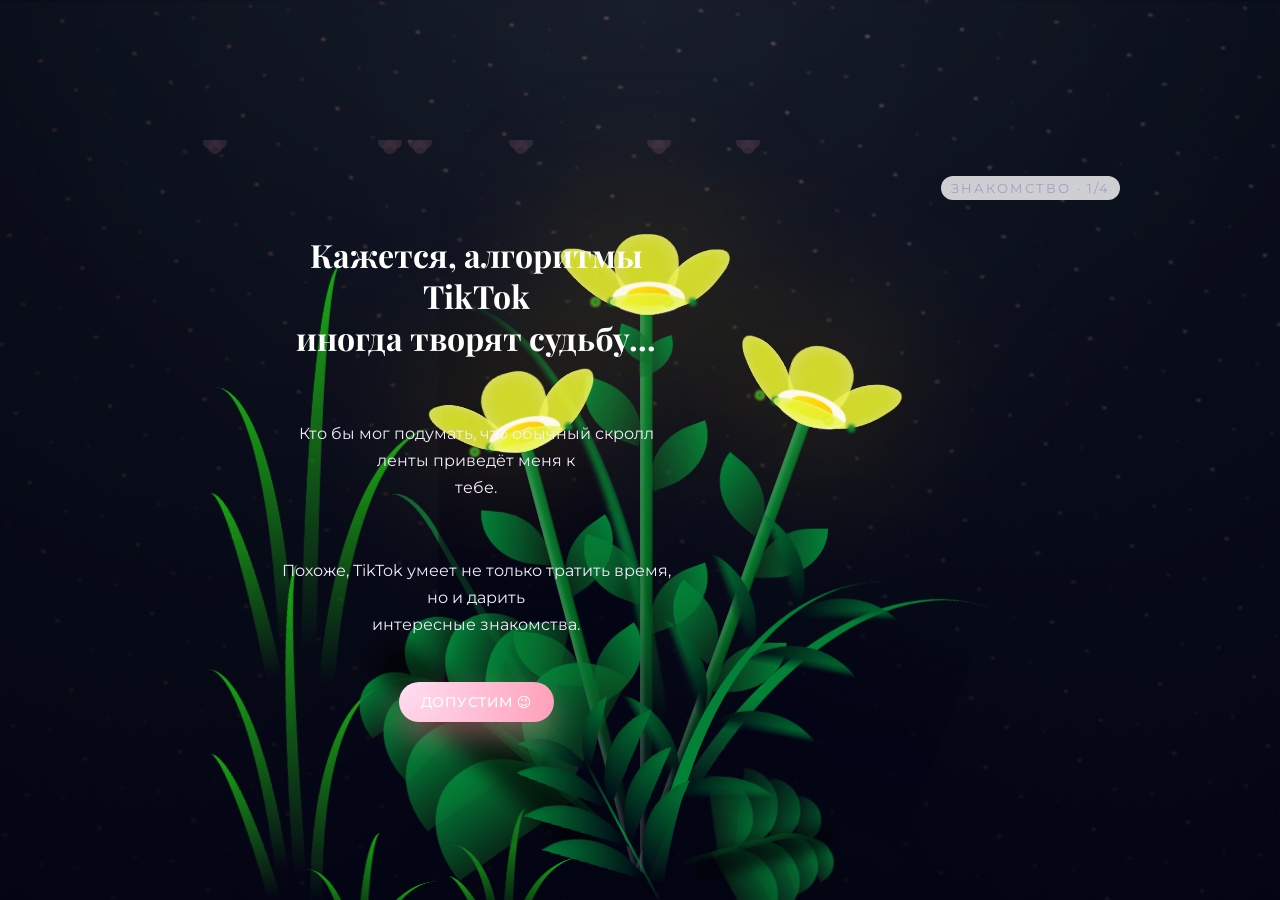
<file: index.html>
<!DOCTYPE html>
<html lang="ru">
  <head>
    <meta charset="UTF-8" />
    <meta
      name="viewport"
      content="width=device-width, initial-scale=1, maximum-scale=1, viewport-fit=cover"
    />
    <title>Кажется, TikTok что-то знает</title>
    <link rel="preconnect" href="https://fonts.googleapis.com" />
    <link rel="preconnect" href="https://fonts.gstatic.com" crossorigin />
    <link
      href="https://fonts.googleapis.com/css2?family=Montserrat:wght@400;500;600&family=Playfair+Display:wght@500;600&display=swap"
      rel="stylesheet"
    />
    <link rel="stylesheet" href="styles.css" />
  </head>
  <body class="page-1-bg">
    <div class="flower-scene">
      <div class="night"></div>
      <div class="flowers">
        <div class="flower flower--1">
          <div class="flower__leafs flower__leafs--1">
            <div class="flower__leaf flower__leaf--1"></div>
            <div class="flower__leaf flower__leaf--2"></div>
            <div class="flower__leaf flower__leaf--3"></div>
            <div class="flower__leaf flower__leaf--4"></div>
            <div class="flower__white-circle"></div>
            <div class="flower__light flower__light--1"></div>
            <div class="flower__light flower__light--2"></div>
            <div class="flower__light flower__light--3"></div>
            <div class="flower__light flower__light--4"></div>
            <div class="flower__light flower__light--5"></div>
            <div class="flower__light flower__light--6"></div>
            <div class="flower__light flower__light--7"></div>
            <div class="flower__light flower__light--8"></div>
          </div>
          <div class="flower__line">
            <div class="flower__line__leaf flower__line__leaf--1"></div>
            <div class="flower__line__leaf flower__line__leaf--2"></div>
            <div class="flower__line__leaf flower__line__leaf--3"></div>
            <div class="flower__line__leaf flower__line__leaf--4"></div>
            <div class="flower__line__leaf flower__line__leaf--5"></div>
            <div class="flower__line__leaf flower__line__leaf--6"></div>
          </div>
        </div>

        <div class="flower flower--2">
          <div class="flower__leafs flower__leafs--2">
            <div class="flower__leaf flower__leaf--1"></div>
            <div class="flower__leaf flower__leaf--2"></div>
            <div class="flower__leaf flower__leaf--3"></div>
            <div class="flower__leaf flower__leaf--4"></div>
            <div class="flower__white-circle"></div>
            <div class="flower__light flower__light--1"></div>
            <div class="flower__light flower__light--2"></div>
            <div class="flower__light flower__light--3"></div>
            <div class="flower__light flower__light--4"></div>
            <div class="flower__light flower__light--5"></div>
            <div class="flower__light flower__light--6"></div>
            <div class="flower__light flower__light--7"></div>
            <div class="flower__light flower__light--8"></div>
          </div>
          <div class="flower__line">
            <div class="flower__line__leaf flower__line__leaf--1"></div>
            <div class="flower__line__leaf flower__line__leaf--2"></div>
            <div class="flower__line__leaf flower__line__leaf--3"></div>
            <div class="flower__line__leaf flower__line__leaf--4"></div>
          </div>
        </div>

        <div class="flower flower--3">
          <div class="flower__leafs flower__leafs--3">
            <div class="flower__leaf flower__leaf--1"></div>
            <div class="flower__leaf flower__leaf--2"></div>
            <div class="flower__leaf flower__leaf--3"></div>
            <div class="flower__leaf flower__leaf--4"></div>
            <div class="flower__white-circle"></div>
            <div class="flower__light flower__light--1"></div>
            <div class="flower__light flower__light--2"></div>
            <div class="flower__light flower__light--3"></div>
            <div class="flower__light flower__light--4"></div>
            <div class="flower__light flower__light--5"></div>
            <div class="flower__light flower__light--6"></div>
            <div class="flower__light flower__light--7"></div>
            <div class="flower__light flower__light--8"></div>
          </div>
          <div class="flower__line">
            <div class="flower__line__leaf flower__line__leaf--1"></div>
            <div class="flower__line__leaf flower__line__leaf--2"></div>
            <div class="flower__line__leaf flower__line__leaf--3"></div>
            <div class="flower__line__leaf flower__line__leaf--4"></div>
          </div>
        </div>

        <div class="grow-ans" style="--d:1.2s">
          <div class="flower__g-long">
            <div class="flower__g-long__top"></div>
            <div class="flower__g-long__bottom"></div>
          </div>
        </div>

        <div class="growing-grass">
          <div class="flower__grass flower__grass--1">
            <div class="flower__grass--top"></div>
            <div class="flower__grass--bottom"></div>
            <div class="flower__grass__leaf flower__grass__leaf--1"></div>
            <div class="flower__grass__leaf flower__grass__leaf--2"></div>
            <div class="flower__grass__leaf flower__grass__leaf--3"></div>
            <div class="flower__grass__leaf flower__grass__leaf--4"></div>
            <div class="flower__grass__leaf flower__grass__leaf--5"></div>
            <div class="flower__grass__leaf flower__grass__leaf--6"></div>
            <div class="flower__grass__leaf flower__grass__leaf--7"></div>
            <div class="flower__grass__leaf flower__grass__leaf--8"></div>
            <div class="flower__grass__overlay"></div>
          </div>
        </div>

        <div class="growing-grass">
          <div class="flower__grass flower__grass--2">
            <div class="flower__grass--top"></div>
            <div class="flower__grass--bottom"></div>
            <div class="flower__grass__leaf flower__grass__leaf--1"></div>
            <div class="flower__grass__leaf flower__grass__leaf--2"></div>
            <div class="flower__grass__leaf flower__grass__leaf--3"></div>
            <div class="flower__grass__leaf flower__grass__leaf--4"></div>
            <div class="flower__grass__leaf flower__grass__leaf--5"></div>
            <div class="flower__grass__leaf flower__grass__leaf--6"></div>
            <div class="flower__grass__leaf flower__grass__leaf--7"></div>
            <div class="flower__grass__leaf flower__grass__leaf--8"></div>
            <div class="flower__grass__overlay"></div>
          </div>
        </div>

        <div class="grow-ans" style="--d:2.4s">
          <div class="flower__g-right flower__g-right--1">
            <div class="leaf"></div>
          </div>
        </div>

        <div class="grow-ans" style="--d:2.8s">
          <div class="flower__g-right flower__g-right--2">
            <div class="leaf"></div>
          </div>
        </div>

        <div class="grow-ans" style="--d:2.8s">
          <div class="flower__g-front">
            <div class="flower__g-front__leaf-wrapper flower__g-front__leaf-wrapper--1">
              <div class="flower__g-front__leaf"></div>
            </div>
            <div class="flower__g-front__leaf-wrapper flower__g-front__leaf-wrapper--2">
              <div class="flower__g-front__leaf"></div>
            </div>
            <div class="flower__g-front__leaf-wrapper flower__g-front__leaf-wrapper--3">
              <div class="flower__g-front__leaf"></div>
            </div>
            <div class="flower__g-front__leaf-wrapper flower__g-front__leaf-wrapper--4">
              <div class="flower__g-front__leaf"></div>
            </div>
            <div class="flower__g-front__leaf-wrapper flower__g-front__leaf-wrapper--5">
              <div class="flower__g-front__leaf"></div>
            </div>
            <div class="flower__g-front__leaf-wrapper flower__g-front__leaf-wrapper--6">
              <div class="flower__g-front__leaf"></div>
            </div>
            <div class="flower__g-front__leaf-wrapper flower__g-front__leaf-wrapper--7">
              <div class="flower__g-front__leaf"></div>
            </div>
            <div class="flower__g-front__leaf-wrapper flower__g-front__leaf-wrapper--8">
              <div class="flower__g-front__leaf"></div>
            </div>
            <div class="flower__g-front__line"></div>
          </div>
        </div>

        <div class="grow-ans" style="--d:3.2s">
          <div class="flower__g-fr">
            <div class="leaf"></div>
            <div class="flower__g-fr__leaf flower__g-fr__leaf--1"></div>
            <div class="flower__g-fr__leaf flower__g-fr__leaf--2"></div>
            <div class="flower__g-fr__leaf flower__g-fr__leaf--3"></div>
            <div class="flower__g-fr__leaf flower__g-fr__leaf--4"></div>
            <div class="flower__g-fr__leaf flower__g-fr__leaf--5"></div>
            <div class="flower__g-fr__leaf flower__g-fr__leaf--6"></div>
            <div class="flower__g-fr__leaf flower__g-fr__leaf--7"></div>
            <div class="flower__g-fr__leaf flower__g-fr__leaf--8"></div>
          </div>
        </div>

        <div class="long-g long-g--0">
          <div class="grow-ans" style="--d:3s">
            <div class="leaf leaf--0"></div>
          </div>
          <div class="grow-ans" style="--d:2.2s">
            <div class="leaf leaf--1"></div>
          </div>
          <div class="grow-ans" style="--d:3.4s">
            <div class="leaf leaf--2"></div>
          </div>
          <div class="grow-ans" style="--d:3.6s">
            <div class="leaf leaf--3"></div>
          </div>
        </div>

        <div class="long-g long-g--1">
          <div class="grow-ans" style="--d:3.6s">
            <div class="leaf leaf--0"></div>
          </div>
          <div class="grow-ans" style="--d:3.8s">
            <div class="leaf leaf--1"></div>
          </div>
          <div class="grow-ans" style="--d:4s">
            <div class="leaf leaf--2"></div>
          </div>
          <div class="grow-ans" style="--d:4.2s">
            <div class="leaf leaf--3"></div>
          </div>
        </div>

        <div class="long-g long-g--2">
          <div class="grow-ans" style="--d:4s">
            <div class="leaf leaf--0"></div>
          </div>
          <div class="grow-ans" style="--d:4.2s">
            <div class="leaf leaf--1"></div>
          </div>
          <div class="grow-ans" style="--d:4.4s">
            <div class="leaf leaf--2"></div>
          </div>
          <div class="grow-ans" style="--d:4.6s">
            <div class="leaf leaf--3"></div>
          </div>
        </div>

        <div class="long-g long-g--3">
          <div class="grow-ans" style="--d:4s">
            <div class="leaf leaf--0"></div>
          </div>
          <div class="grow-ans" style="--d:4.2s">
            <div class="leaf leaf--1"></div>
          </div>
          <div class="grow-ans" style="--d:3s">
            <div class="leaf leaf--2"></div>
          </div>
          <div class="grow-ans" style="--d:3.6s">
            <div class="leaf leaf--3"></div>
          </div>
        </div>
      </div>

      <div class="bubbles">
        <div class="bubble">
          <svg class="heart-shape" viewBox="0 0 32 32">
            <path
              d="M23.6 2c-3.363 0-6.258 2.736-7.599 5.594-1.342-2.858-4.237-5.594-7.601-5.594-4.637 0-8.4 3.764-8.4 8.401 0 9.433 9.516 11.906 16.001 21.232 6.13-9.268 15.999-12.1 15.999-21.232 0-4.637-3.763-8.401-8.4-8.401z"
            />
          </svg>
        </div>
        <div class="bubble">
          <svg class="heart-shape" viewBox="0 0 32 32">
            <path
              d="M23.6 2c-3.363 0-6.258 2.736-7.599 5.594-1.342-2.858-4.237-5.594-7.601-5.594-4.637 0-8.4 3.764-8.4 8.401 0 9.433 9.516 11.906 16.001 21.232 6.13-9.268 15.999-12.1 15.999-21.232 0-4.637-3.763-8.401-8.4-8.401z"
            />
          </svg>
        </div>
        <div class="bubble">
          <svg class="heart-shape" viewBox="0 0 32 32">
            <path
              d="M23.6 2c-3.363 0-6.258 2.736-7.599 5.594-1.342-2.858-4.237-5.594-7.601-5.594-4.637 0-8.4 3.764-8.4 8.401 0 9.433 9.516 11.906 16.001 21.232 6.13-9.268 15.999-12.1 15.999-21.232 0-4.637-3.763-8.401-8.4-8.401z"
            />
          </svg>
        </div>
      </div>
    </div>
    <main>
      <div class="page-shell">
        <div class="floating-hearts">
          <div class="heart"></div>
          <div class="heart"></div>
          <div class="heart"></div>
          <div class="heart"></div>
          <div class="heart"></div>
          <div class="heart"></div>
        </div>

        <header class="page-header">
          <div class="brand"></div>
          <div class="page-indicator">
            <span>знакомство · 1/4</span>
          </div>
        </header>

        <section class="content">
          <div class="content-column content-column-intro">
            <h1 class="headline">
              Кажется, алгоритмы TikTok<br />иногда творят судьбу…
            </h1>
            <p class="text-block">
              Кто бы мог подумать, что обычный скролл ленты приведёт меня к
              тебе.
            </p>
            <p class="text-block">
              Похоже, TikTok умеет не только тратить время, но и дарить
              интересные знакомства.
            </p>

            <div class="button-row">
              <button
                class="btn"
                type="button"
                data-next-page="page2.html"
              >
                Допустим 😉
              </button>
            </div>
          </div>

          <div class="content-column"></div>
        </section>
      </div>
    </main>
    <script src="script.js"></script>
  </body>
</html>
</file>
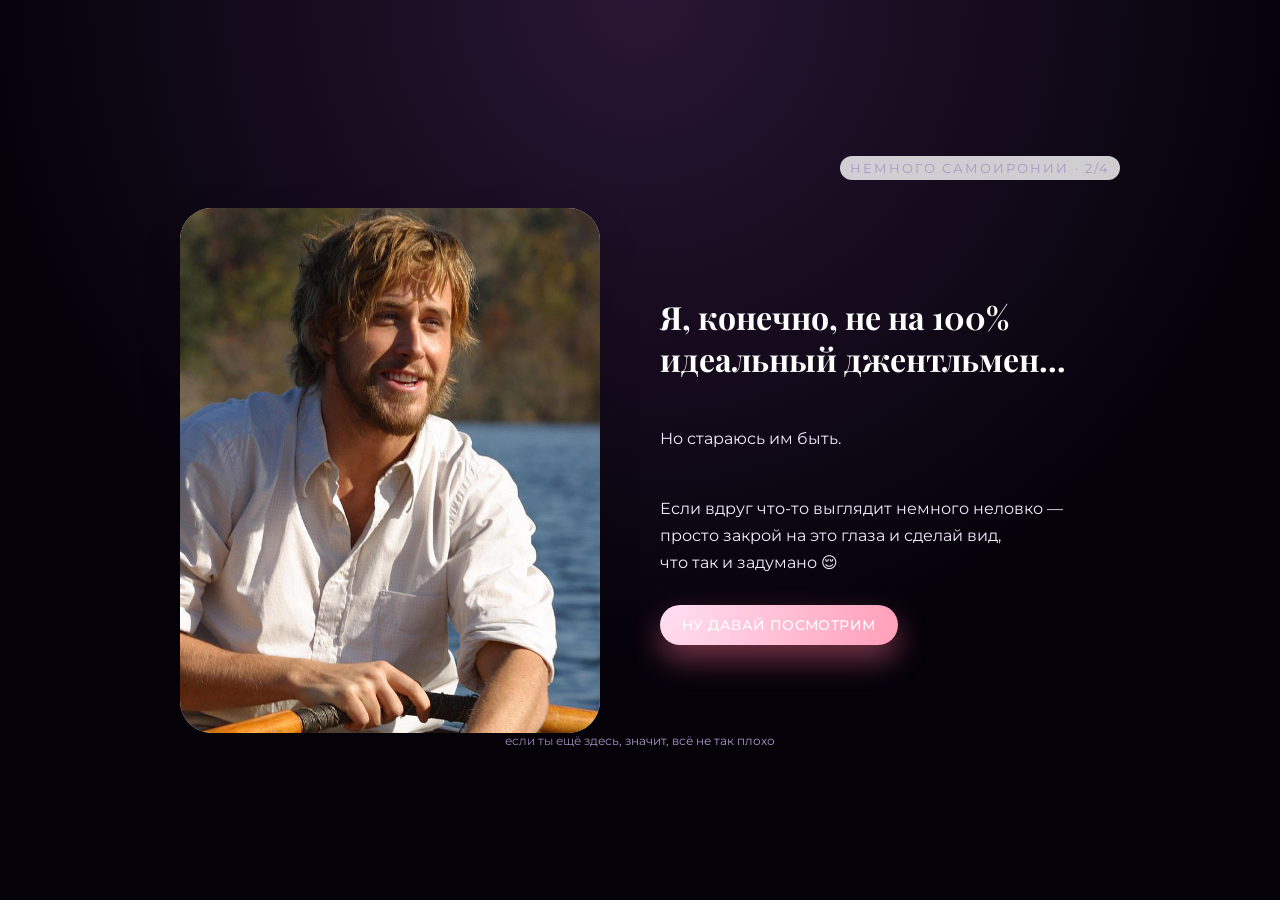
<file: page2.html>
<!DOCTYPE html>
<html lang="ru">
  <head>
    <meta charset="UTF-8" />
    <meta
      name="viewport"
      content="width=device-width, initial-scale=1, maximum-scale=1, viewport-fit=cover"
    />
    <title>Немного самоиронии</title>
    <link rel="preconnect" href="https://fonts.googleapis.com" />
    <link rel="preconnect" href="https://fonts.gstatic.com" crossorigin />
    <link
      href="https://fonts.googleapis.com/css2?family=Montserrat:wght@400;500;600&family=Playfair+Display:wght@500;600&display=swap"
      rel="stylesheet"
    />
    <link rel="stylesheet" href="styles.css" />
  </head>
  <body class="page-2-bg">
    <main>
      <div class="page-shell">
        <header class="page-header">
          <div class="brand"></div>
          <div class="page-indicator">
            <span>немного самоиронии · 2/4</span>
          </div>
        </header>

        <section class="content">
          <div class="content-column">
            <div class="profile-wrapper">
              <div class="profile-card">
                <div class="profile-photo">
                  <img
                    src="roman.jpg"
                    alt=""
                    class="profile-photo-img"
                  />
                </div>
              </div>
            </div>
          </div>

          <div class="content-column">
            <h1 class="headline">Я, конечно, не на 100% идеальный джентльмен…</h1>
            <p class="text-block">
              Но стараюсь им быть.
            </p>
            <p class="text-block">
              Если вдруг что-то выглядит немного неловко —
              просто закрой на это глаза и сделай вид,
              что так и задумано 😌
            </p>

            <div class="button-row">
              <button
                class="btn"
                type="button"
                data-next-page="page3.html"
              >
                Ну давай посмотрим
              </button>
            </div>
          </div>
        </section>

        <div class="footer-note">
          если ты ещё здесь, значит, всё не так плохо
        </div>
      </div>
    </main>
    <script src="script.js"></script>
  </body>
</html>
</file>
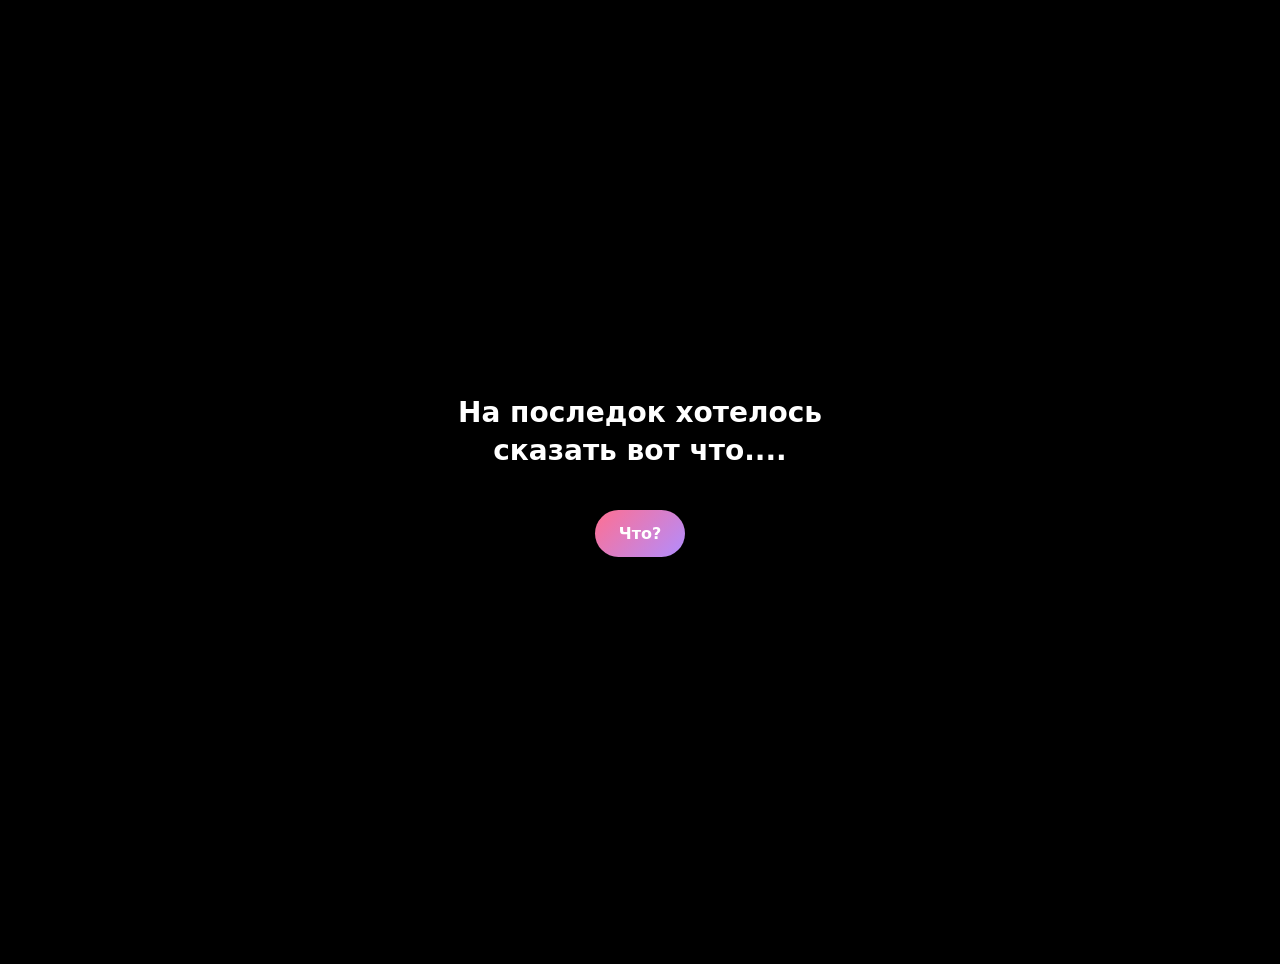
<file: page4.html>
<!DOCTYPE html>
<html lang="ru">
  <head>
    <meta charset="UTF-8" />
    <meta name="viewport" content="width=device-width, initial-scale=1, maximum-scale=1, viewport-fit=cover" />
    <title>Главный вопрос</title>
    <style>
      * { box-sizing: border-box; }
      html, body {
        margin: 0;
        padding: 0;
        min-height: 100vh;
        width: 100%;
        background: #000;
        color: #fff;
        font-family: system-ui, -apple-system, sans-serif;
        display: flex;
        flex-direction: column;
        align-items: center;
        justify-content: center;
        padding: 24px 16px 40px;
        overflow-x: hidden;
      }
      .page4-heading {
        font-size: clamp(20px, 5vw, 28px);
        font-weight: 600;
        text-align: center;
        margin-bottom: 40px;
        max-width: 420px;
        line-height: 1.35;
      }
      .page4-btn {
        display: inline-block;
        padding: 14px 24px;
        border-radius: 999px;
        font-size: 16px;
        font-weight: 600;
        text-decoration: none;
        background: linear-gradient(135deg, #ff6f91, #b28dff);
        color: #fff;
        border: none;
        cursor: pointer;
        transition: box-shadow 0.2s;
      }
      .page4-btn:hover {
        box-shadow: 0 8px 24px rgba(255, 111, 145, 0.4);
      }
    </style>
  </head>
  <body>
    <h1 class="page4-heading">На последок хотелось сказать вот что....</h1>

    <a href="page5.html" class="page4-btn">Что?</a>
  </body>
</html>
</file>
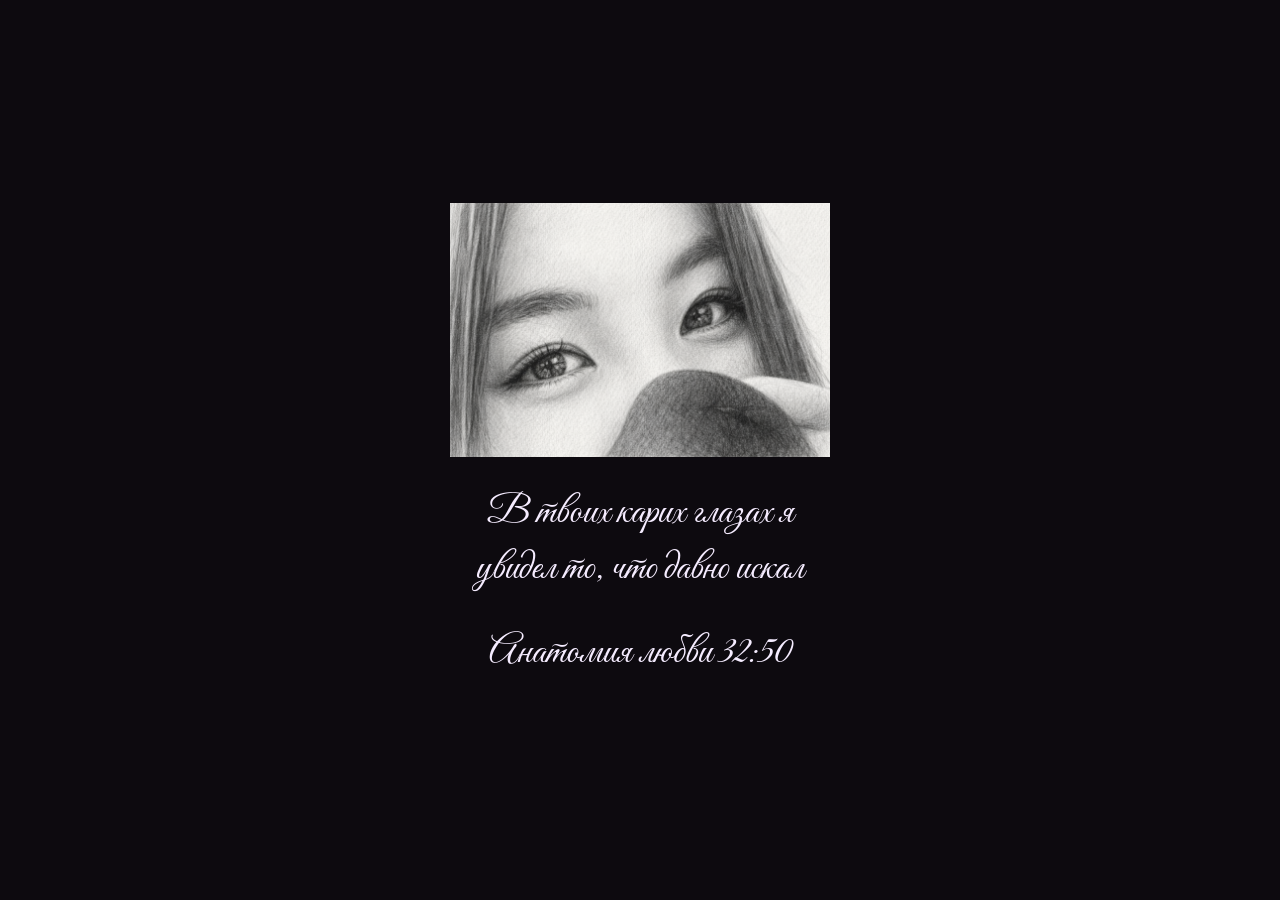
<file: page5.html>
<!DOCTYPE html>
<html lang="ru">
  <head>
    <meta charset="UTF-8" />
    <meta
      name="viewport"
      content="width=device-width, initial-scale=1, maximum-scale=1, viewport-fit=cover"
    />
    <title>В твоих карих глазах</title>
    <link rel="preconnect" href="https://fonts.googleapis.com" />
    <link rel="preconnect" href="https://fonts.gstatic.com" crossorigin />
    <link
      href="https://fonts.googleapis.com/css2?family=Great+Vibes&display=swap"
      rel="stylesheet"
    />
    <style>
      * { box-sizing: border-box; }
      html, body {
        margin: 0;
        padding: 0;
        min-height: 100vh;
        width: 100%;
        background: #0d0a0f;
      }
      .page5-wrap {
        min-height: 100vh;
        display: flex;
        flex-direction: column;
        align-items: center;
        justify-content: center;
        padding: 24px 16px 40px;
        gap: 28px;
        text-align: center;
      }
      .page5-card {
        width: 100%;
        max-width: min(380px, 95vw);
        flex-shrink: 0;
        display: flex;
        align-items: center;
        justify-content: center;
        overflow: hidden;
      }
      .page5-card img {
        width: 100%;
        height: auto;
        max-height: min(70vh, 520px);
        object-fit: contain;
        display: block;
        vertical-align: middle;
      }
      .page5-quote {
        font-family: "Great Vibes", cursive;
        font-size: clamp(26px, 5.5vw, 40px);
        line-height: 1.4;
        color: #f5ecff;
        max-width: 360px;
        margin: 0;
      }
      @media (max-width: 480px) {
        .page5-wrap { padding: 20px 12px 32px; gap: 24px; }
        .page5-card img { max-height: 65vh; }
      }
    </style>
  </head>
  <body>
    <div class="page5-wrap">
      <div class="page5-card">
        <img src="she.png" alt="" />
      </div>
      <p class="page5-quote">В твоих карих глазах я увидел то, что давно искал</p>
      <p class="page5-quote">Анатомия любви 32:50</p>
    </div>
  </body>
</html>
</file>
<file: styles.css>
/* Base styles */
:root {
  --bg-gradient-1: radial-gradient(circle at top, #291634, #05020a 60%);
  --bg-gradient-2: radial-gradient(circle at top, #291634, #05020a 60%);
  --bg-gradient-3: radial-gradient(circle at top, #291634, #05020a 60%);
  --bg-page4: #05020a;
  --color-primary: #ff6f91;
  --color-primary-soft: #ff9fb8;
  --color-accent: #b28dff;
  --color-text-main: #ffffff;
  --color-text-soft: #f5ecff;
  --color-muted: #a89ac7;
  --shadow-soft: 0 18px 45px rgba(0, 0, 0, 0.6);
  --radius-lg: 22px;
  --radius-xl: 28px;
  --transition-fast: 0.25s ease;
  --transition-medium: 0.45s ease;
}

*,
*::before,
*::after {
  box-sizing: border-box;
}

html,
body {
  margin: 0;
  padding: 0;
  width: 100%;
  height: 100%;
  font-family: "Montserrat", system-ui, -apple-system, BlinkMacSystemFont,
    "Segoe UI", sans-serif;
  color: var(--color-text-main);
  background: #05020a;
}

body {
  display: flex;
  min-height: 100vh;
  align-items: stretch;
  justify-content: center;
  overflow-x: hidden;
}

main {
  flex: 1;
  display: flex;
  align-items: center;
  justify-content: center;
  padding: 32px 18px;
}

.page-shell {
  position: relative;
  max-width: 960px;
  width: 100%;
  min-height: min(620px, 100vh - 64px);
  padding: 40px 0 32px;
  overflow: visible;
  display: flex;
  flex-direction: column;
}

.page-shell::before {
  content: none;
}

.page-shell::after {
  content: none;
}

.page-header {
  display: flex;
  justify-content: space-between;
  align-items: center;
  margin-bottom: 32px;
  gap: 16px;
}

.brand {
  display: flex;
  align-items: center;
  gap: 12px;
}

.brand-logo {
  width: 32px;
  height: 32px;
  border-radius: 999px;
  background: conic-gradient(
    from 180deg,
    #ff9fb8,
    #b28dff,
    #ffd6e8,
    #ffe3c7,
    #ff9fb8
  );
  display: flex;
  align-items: center;
  justify-content: center;
  color: #fff;
  font-size: 16px;
  box-shadow: 0 6px 18px rgba(0, 0, 0, 0.18);
}

.brand-text {
  font-family: "Playfair Display", "Times New Roman", serif;
  font-size: 16px;
  letter-spacing: 0.03em;
  color: var(--color-text-soft);
}

.page-indicator {
  font-size: 13px;
  text-transform: uppercase;
  letter-spacing: 0.16em;
  color: var(--color-muted);
}

.page-indicator span {
  padding: 4px 10px;
  border-radius: 999px;
  background: rgba(255, 255, 255, 0.8);
  border: none;
}

.content {
  display: flex;
  flex: 1;
  gap: 40px;
  align-items: center;
}

.content-column {
  flex: 1;
}

.content-column-intro {
  display: flex;
  flex-direction: column;
  align-items: center;
  text-align: center;
  margin-left: 12%;
}

.content-column-intro .button-row {
  justify-content: center;
}

.headline {
  font-family: "Playfair Display", "Times New Roman", serif;
  font-size: clamp(26px, 3.4vw, 32px);
  line-height: 1.3;
  margin: 0 0 18px;
  color: var(--color-text-main);
}

.text-block {
  font-size: 16px;
  line-height: 1.7;
  color: var(--color-text-soft);
  white-space: pre-line;
}

.text-block + .text-block {
  margin-top: 12px;
}

.button-row {
  margin-top: 28px;
  display: flex;
  gap: 14px;
  flex-wrap: wrap;
}

.btn {
  display: inline-flex;
  align-items: center;
  justify-content: center;
  gap: 8px;
  padding: 11px 22px;
  border-radius: 999px;
  border: none;
  cursor: pointer;
  font: 500 14px "Montserrat", system-ui, -apple-system, BlinkMacSystemFont,
    "Segoe UI", sans-serif;
  letter-spacing: 0.03em;
  text-transform: uppercase;
  background: radial-gradient(circle at 0 0, #ffe0f3, #ff9fb8);
  color: #fff;
  box-shadow: 0 14px 30px rgba(255, 111, 145, 0.45);
  transition: transform var(--transition-fast),
    box-shadow var(--transition-fast),
    filter var(--transition-fast),
    background var(--transition-fast),
    opacity var(--transition-fast);
  position: relative;
  overflow: hidden;
}

.btn::after {
  content: "";
  position: absolute;
  inset: 0;
  background: radial-gradient(
    circle at 0 0,
    rgba(255, 255, 255, 0.6),
    transparent 50%
  );
  opacity: 0;
  transition: opacity var(--transition-fast),
    transform var(--transition-fast);
  transform: translate3d(-40%, -40%, 0);
}

.btn:hover::after {
  opacity: 1;
  transform: translate3d(-10%, -10%, 0);
}

.btn:hover {
  transform: translateY(-2px) scale(1.01);
  box-shadow: 0 18px 38px rgba(255, 111, 145, 0.55);
}

.btn:active {
  transform: translateY(0) scale(0.98);
  box-shadow: 0 9px 18px rgba(255, 111, 145, 0.5);
  filter: brightness(0.97);
}

.btn-secondary {
  background: rgba(255, 255, 255, 0.9);
  color: var(--color-text-soft);
  border: none;
  box-shadow: 0 10px 28px rgba(178, 141, 255, 0.32);
}

.btn-secondary:hover {
  background: #fff;
  box-shadow: 0 14px 36px rgba(178, 141, 255, 0.44);
}

.footer-note {
  margin-top: auto;
  font-size: 12px;
  text-align: center;
  color: var(--color-muted);
}

/* Floating hearts / particles */
.floating-hearts {
  position: absolute;
  inset: 0;
  overflow: hidden;
  pointer-events: none;
  z-index: -1;
}

.heart {
  position: absolute;
  width: 14px;
  height: 14px;
  background: rgba(255, 159, 184, 0.7);
  transform: rotate(45deg);
  border-radius: 0 50% 50% 50%;
  animation: floatUp 18s linear infinite;
  opacity: 0.18;
}

.heart::before,
.heart::after {
  content: "";
  position: absolute;
  width: 100%;
  height: 100%;
  background: inherit;
  border-radius: 50%;
}

.heart::before {
  top: -50%;
  left: 0;
}

.heart::after {
  left: -50%;
  top: 0;
}

@keyframes floatUp {
  0% {
    transform: translateY(20%) rotate(45deg) scale(0.7);
    opacity: 0;
  }
  15% {
    opacity: 0.25;
  }
  85% {
    opacity: 0.12;
  }
  100% {
    transform: translateY(-140%) rotate(45deg) scale(1.05);
    opacity: 0;
  }
}

/* Page-specific wrappers */
.page-1-bg {
  background: var(--bg-gradient-1);
}

.page-2-bg {
  background: var(--bg-gradient-2);
}

.page-3-bg {
  background: var(--bg-gradient-3);
}

.page-4-bg {
  background: var(--bg-page4);
}

/* Page 1 flower scene background */
.flower-scene {
  position: fixed;
  inset: 0;
  pointer-events: none;
  z-index: -1;
  overflow: hidden;
}

.night {
  position: absolute;
  left: 50%;
  top: 0;
  transform: translateX(-50%);
  width: 130%;
  height: 130%;
  filter: blur(0.1vmin);
  background-image: radial-gradient(
      ellipse at top,
      transparent 0%,
      #010113
    ),
    radial-gradient(
      ellipse at bottom,
      #010113,
      rgba(145, 233, 255, 0.2)
    ),
    repeating-linear-gradient(
      220deg,
      rgb(0, 0, 0) 0px,
      rgb(0, 0, 0) 19px,
      transparent 19px,
      transparent 22px
    ),
    repeating-linear-gradient(
      189deg,
      rgb(0, 0, 0) 0px,
      rgb(0, 0, 0) 19px,
      transparent 19px,
      transparent 22px
    ),
    repeating-linear-gradient(
      148deg,
      rgb(0, 0, 0) 0px,
      rgb(0, 0, 0) 19px,
      transparent 19px,
      transparent 22px
    ),
    linear-gradient(90deg, rgb(255, 94, 0), rgb(240, 240, 240));
  opacity: 0.78;
  mix-blend-mode: soft-light;
}

.flowers {
  position: absolute;
  bottom: -6vmin;
  left: 50%;
  transform: translateX(-50%) scale(0.9);
}

.flower {
  position: absolute;
  bottom: 10vmin;
  transform-origin: bottom center;
  z-index: 10;
  --fl-speed: 0.8s;
}

.flower--1 {
  animation: moving-flower-1 4s linear infinite;
}

.flower--1 .flower__line {
  height: 70vmin;
  animation-delay: 0.3s;
}

.flower--1 .flower__line__leaf--1 {
  animation: blooming-leaf-right var(--fl-speed) 1.6s backwards;
}

.flower--1 .flower__line__leaf--2 {
  animation: blooming-leaf-right var(--fl-speed) 1.4s backwards;
}

.flower--1 .flower__line__leaf--3 {
  animation: blooming-leaf-left var(--fl-speed) 1.2s backwards;
}

.flower--1 .flower__line__leaf--4 {
  animation: blooming-leaf-left var(--fl-speed) 1s backwards;
}

.flower--1 .flower__line__leaf--5 {
  animation: blooming-leaf-right var(--fl-speed) 1.8s backwards;
}

.flower--1 .flower__line__leaf--6 {
  animation: blooming-leaf-left var(--fl-speed) 2s backwards;
}

.flower--2 {
  left: 50%;
  transform: translateX(-50%) rotate(20deg);
  animation: moving-flower-2 4s linear infinite;
}

.flower--2 .flower__line {
  height: 60vmin;
  animation-delay: 0.6s;
}

.flower--2 .flower__line__leaf--1 {
  animation: blooming-leaf-right var(--fl-speed) 1.9s backwards;
}

.flower--2 .flower__line__leaf--2 {
  animation: blooming-leaf-right var(--fl-speed) 1.7s backwards;
}

.flower--2 .flower__line__leaf--3 {
  animation: blooming-leaf-left var(--fl-speed) 1.5s backwards;
}

.flower--2 .flower__line__leaf--4 {
  animation: blooming-leaf-left var(--fl-speed) 1.3s backwards;
}

.flower--3 {
  left: 50%;
  transform: translateX(-50%) rotate(-15deg);
  animation: moving-flower-3 4s linear infinite;
}

.flower--3 .flower__line {
  animation-delay: 0.9s;
}

.flower--3 .flower__line__leaf--1 {
  animation: blooming-leaf-right var(--fl-speed) 2.5s backwards;
}

.flower--3 .flower__line__leaf--2 {
  animation: blooming-leaf-right var(--fl-speed) 2.3s backwards;
}

.flower--3 .flower__line__leaf--3 {
  animation: blooming-leaf-left var(--fl-speed) 2.1s backwards;
}

.flower--3 .flower__line__leaf--4 {
  animation: blooming-leaf-left var(--fl-speed) 1.9s backwards;
}

.flower__leafs {
  position: relative;
  animation: blooming-flower 2s backwards;
}

.flower__leafs--1 {
  animation-delay: 1.1s;
}

.flower__leafs--2 {
  animation-delay: 1.4s;
}

.flower__leafs--3 {
  animation-delay: 1.7s;
}

.flower__leafs::after {
  content: "";
  position: absolute;
  left: 0;
  top: 0;
  transform: translate(-50%, -100%);
  width: 8vmin;
  height: 8vmin;
  border-radius: 50%;
  background-color: #e7b201;
  filter: blur(10vmin);
}

.flower__leaf {
  position: absolute;
  bottom: 0;
  left: 50%;
  width: 8vmin;
  height: 11vmin;
  border-radius: 51% 49% 47% 53%/44% 45% 55% 69%;
  background-color: #e6f331;
  transform-origin: bottom center;
  opacity: 0.9;
  box-shadow: inset 0 0 2vmin rgba(255, 255, 255, 0.5);
}

.flower__leaf--1 {
  transform: translate(-10%, 1%) rotateY(40deg) rotateX(-50deg);
}

.flower__leaf--2 {
  transform: translate(-50%, -4%) rotateX(40deg);
}

.flower__leaf--3 {
  transform: translate(-90%, 0%) rotateY(45deg) rotateX(50deg);
}

.flower__leaf--4 {
  width: 8vmin;
  height: 8vmin;
  transform-origin: bottom left;
  border-radius: 4vmin 10vmin 4vmin 4vmin;
  transform: translate(0%, 18%) rotateX(70deg) rotate(-43deg);
  z-index: 1;
  opacity: 0.8;
}

.flower__white-circle {
  position: absolute;
  left: -3.5vmin;
  top: -3vmin;
  width: 9vmin;
  height: 4vmin;
  border-radius: 50%;
  background-color: #fff;
}

.flower__white-circle::after {
  content: "";
  position: absolute;
  left: 50%;
  top: 45%;
  transform: translate(-50%, -50%);
  width: 60%;
  height: 60%;
  border-radius: inherit;
  background-image: linear-gradient(90deg, rgb(255, 235, 18), rgb(255, 206, 0));
}

.flower__line {
  height: 55vmin;
  width: 1.5vmin;
  background-image: linear-gradient(
      to left,
      rgba(0, 0, 0, 0.2),
      transparent,
      rgba(255, 255, 255, 0.2)
    ),
    linear-gradient(to top, transparent 10%, #056d24, #028137);
  box-shadow: inset 0 0 2px rgba(0, 0, 0, 0.5);
  animation: grow-flower-tree 4s backwards;
}

.flower__line__leaf {
  --w: 7vmin;
  --h: calc(var(--w) + 2vmin);
  position: absolute;
  top: 20%;
  left: 90%;
  width: var(--w);
  height: var(--h);
  border-top-right-radius: var(--h);
  border-bottom-left-radius: var(--h);
  background-image: linear-gradient(to top, rgba(12, 94, 32, 0.4), #028137);
}

.flower__line__leaf--1 {
  transform: rotate(70deg) rotateY(30deg);
}

.flower__line__leaf--2 {
  top: 45%;
  transform: rotate(70deg) rotateY(30deg);
}

.flower__line__leaf--3,
.flower__line__leaf--4,
.flower__line__leaf--6 {
  border-top-right-radius: 0;
  border-bottom-left-radius: 0;
  border-top-left-radius: var(--h);
  border-bottom-right-radius: var(--h);
  left: -460%;
  top: 12%;
  transform: rotate(-70deg) rotateY(30deg);
}

.flower__line__leaf--4 {
  top: 40%;
}

.flower__line__leaf--5 {
  top: 0;
  transform-origin: left;
  transform: rotate(70deg) rotateY(30deg) scale(0.6);
}

.flower__line__leaf--6 {
  top: -2%;
  left: -450%;
  transform-origin: right;
  transform: rotate(-70deg) rotateY(30deg) scale(0.6);
}

.flower__light {
  position: absolute;
  bottom: 0;
  width: 1vmin;
  height: 1vmin;
  background-color: rgb(255, 251, 0);
  border-radius: 50%;
  filter: blur(0.2vmin);
  animation: light-ans 4s linear infinite backwards;
}

.flower__light:nth-child(odd) {
  background-color: #028137;
}

.flower__light--1 {
  left: -2vmin;
  animation-delay: 1s;
}

.flower__light--2 {
  left: 3vmin;
  animation-delay: 0.5s;
}

.flower__light--3 {
  left: -6vmin;
  animation-delay: 0.3s;
}

.flower__light--4 {
  left: 6vmin;
  animation-delay: 0.9s;
}

.flower__light--5 {
  left: -1vmin;
  animation-delay: 1.5s;
}

.flower__light--6 {
  left: -4vmin;
  animation-delay: 3s;
}

.flower__light--7 {
  left: 3vmin;
  animation-delay: 2s;
}

.flower__light--8 {
  left: -6vmin;
  animation-delay: 3.5s;
}

.flower__grass {
  --c: #028137;
  --line-w: 1.5vmin;
  position: absolute;
  bottom: 12vmin;
  left: -7vmin;
  display: flex;
  flex-direction: column;
  align-items: flex-end;
  z-index: 20;
  transform-origin: bottom center;
  transform: rotate(-48deg) rotateY(40deg);
}

.flower__grass--1 {
  animation: moving-grass 2s linear infinite;
}

.flower__grass--2 {
  left: 2vmin;
  bottom: 10vmin;
  transform: scale(0.5) rotate(75deg) rotateX(10deg) rotateY(-200deg);
  opacity: 0.8;
  z-index: 0;
  animation: moving-grass--2 1.5s linear infinite;
}

.flower__grass--top {
  width: 7vmin;
  height: 10vmin;
  border-top-right-radius: 100%;
  border-right: var(--line-w) solid var(--c);
  transform-origin: bottom center;
  transform: rotate(-2deg);
}

.flower__grass--bottom {
  margin-top: -2px;
  width: var(--line-w);
  height: 25vmin;
  background-image: linear-gradient(to top, transparent, var(--c));
}

.flower__grass__leaf {
  --size: 10vmin;
  position: absolute;
  width: calc(var(--size) * 2.1);
  height: var(--size);
  border-top-left-radius: var(--size);
  border-top-right-radius: var(--size);
  background-image: linear-gradient(to top, rgba(12, 94, 32, 0.4), #028137);
}

.flower__grass__leaf--1 {
  top: -6%;
  left: 30%;
  --size: 6vmin;
  transform: rotate(-20deg);
  animation: growing-grass-ans--1 2s 2.6s backwards;
}

@keyframes growing-grass-ans--1 {
  0% {
    transform-origin: bottom left;
    transform: rotate(-20deg) scale(0);
  }
}

.flower__grass__leaf--2 {
  top: -5%;
  left: -110%;
  --size: 6vmin;
  transform: rotate(10deg);
  animation: growing-grass-ans--2 2s 2.4s linear backwards;
}

@keyframes growing-grass-ans--2 {
  0% {
    transform-origin: bottom right;
    transform: rotate(10deg) scale(0);
  }
}

.flower__grass__leaf--3 {
  top: 5%;
  left: 60%;
  --size: 8vmin;
  transform: rotate(-18deg) rotateX(-20deg);
  animation: growing-grass-ans--3 2s 2.2s linear backwards;
}

@keyframes growing-grass-ans--3 {
  0% {
    transform-origin: bottom left;
    transform: rotate(-18deg) rotateX(-20deg) scale(0);
  }
}

.flower__grass__leaf--4 {
  top: 6%;
  left: -135%;
  --size: 8vmin;
  transform: rotate(2deg);
  animation: growing-grass-ans--4 2s 2s linear backwards;
}

@keyframes growing-grass-ans--4 {
  0% {
    transform-origin: bottom right;
    transform: rotate(2deg) scale(0);
  }
}

.flower__grass__leaf--5 {
  top: 20%;
  left: 60%;
  --size: 10vmin;
  transform: rotate(-24deg) rotateX(-20deg);
  animation: growing-grass-ans--5 2s 1.8s linear backwards;
}

@keyframes growing-grass-ans--5 {
  0% {
    transform-origin: bottom left;
    transform: rotate(-24deg) rotateX(-20deg) scale(0);
  }
}

.flower__grass__leaf--6 {
  top: 22%;
  left: -180%;
  --size: 10vmin;
  transform: rotate(10deg);
  animation: growing-grass-ans--6 2s 1.6s linear backwards;
}

@keyframes growing-grass-ans--6 {
  0% {
    transform-origin: bottom right;
    transform: rotate(10deg) scale(0);
  }
}

.flower__grass__leaf--7 {
  top: 39%;
  left: 70%;
  --size: 10vmin;
  transform: rotate(-10deg);
  animation: growing-grass-ans--7 2s 1.4s linear backwards;
}

@keyframes growing-grass-ans--7 {
  0% {
    transform-origin: bottom left;
    transform: rotate(-10deg) scale(0);
  }
}

.flower__grass__leaf--8 {
  top: 40%;
  left: -215%;
  --size: 11vmin;
  transform: rotate(10deg);
  animation: growing-grass-ans--8 2s 1.2s linear backwards;
}

@keyframes growing-grass-ans--8 {
  0% {
    transform-origin: bottom right;
    transform: rotate(10deg) scale(0);
  }
}

.flower__grass__overlay {
  position: absolute;
  top: -10%;
  right: 0%;
  width: 100%;
  height: 100%;
  background-color: rgba(0, 0, 0, 0.6);
  filter: blur(1.5vmin);
  z-index: 100;
}

.flower__g-long {
  --w: 2vmin;
  --h: 6vmin;
  --c: #0d6632;
  position: absolute;
  bottom: 10vmin;
  left: -3vmin;
  transform-origin: bottom center;
  transform: rotate(-30deg) rotateY(-20deg);
  display: flex;
  flex-direction: column;
  align-items: flex-end;
  animation: flower-g-long-ans 3s linear infinite;
}

@keyframes flower-g-long-ans {
  0%,
  100% {
    transform: rotate(-30deg) rotateY(-20deg);
  }
  50% {
    transform: rotate(-32deg) rotateY(-20deg);
  }
}

.flower__g-long__top {
  top: calc(var(--h) * -1);
  width: calc(var(--w) + 1vmin);
  height: var(--h);
  border-top-right-radius: 100%;
  border-right: 0.7vmin solid var(--c);
  transform: translate(-0.7vmin, 1vmin);
}

.flower__g-long__bottom {
  width: var(--w);
  height: 50vmin;
  transform-origin: bottom center;
  background-image: linear-gradient(to top, transparent 30%, var(--c));
  box-shadow: inset 0 0 2px rgba(0, 0, 0, 0.5);
  clip-path: polygon(35% 0, 65% 1%, 100% 100%, 0% 100%);
}

.flower__g-right {
  position: absolute;
  bottom: 6vmin;
  left: -2vmin;
  transform-origin: bottom left;
  transform: rotate(20deg);
}

.flower__g-right .leaf {
  width: 30vmin;
  height: 50vmin;
  border-top-left-radius: 100%;
  border-left: 2vmin solid #028137;
  background-image: linear-gradient(
    to bottom,
    transparent,
    #010113 60%
  );
  mask-image: linear-gradient(to top, transparent 30%, #028137 60%);
}

.flower__g-right--1 {
  animation: flower-g-right-ans 2.5s linear infinite;
}

.flower__g-right--2 {
  left: 5vmin;
  transform: rotateY(-180deg);
  animation: flower-g-right-ans--2 3s linear infinite;
}

.flower__g-right--2 .leaf {
  height: 75vmin;
  filter: blur(0.3vmin);
  opacity: 0.8;
}

@keyframes flower-g-right-ans {
  0%,
  100% {
    transform: rotate(20deg);
  }
  50% {
    transform: rotate(24deg) rotateX(-20deg);
  }
}

@keyframes flower-g-right-ans--2 {
  0%,
  100% {
    transform: rotateY(-180deg) rotate(0deg) rotateX(-20deg);
  }
  50% {
    transform: rotateY(-180deg) rotate(6deg) rotateX(-20deg);
  }
}

.flower__g-front {
  position: absolute;
  bottom: 6vmin;
  left: 2.5vmin;
  z-index: 100;
  transform-origin: bottom center;
  transform: rotate(-28deg) rotateY(30deg) scale(1.04);
  animation: flower__g-front-ans 2s linear infinite;
}

@keyframes flower__g-front-ans {
  0%,
  100% {
    transform: rotate(-28deg) rotateY(30deg) scale(1.04);
  }
  50% {
    transform: rotate(-35deg) rotateY(40deg) scale(1.04);
  }
}

.flower__g-front__line {
  width: 0.3vmin;
  height: 20vmin;
  background-image: linear-gradient(
    to top,
    transparent,
    #028137,
    transparent 100%
  );
  position: relative;
}

.flower__g-front__leaf-wrapper {
  position: absolute;
  top: 0;
  left: 0;
  transform-origin: bottom left;
  transform: rotate(10deg);
}

.flower__g-front__leaf-wrapper:nth-child(even) {
  left: 0;
  transform: rotateY(-180deg) rotate(5deg);
  animation: flower__g-front__leaf-left-ans 1s ease-in backwards;
}

.flower__g-front__leaf-wrapper:nth-child(odd) {
  animation: flower__g-front__leaf-ans 1s ease-in backwards;
}

.flower__g-front__leaf-wrapper--1 {
  top: -8vmin;
  transform: scale(0.7);
  animation: flower__g-front__leaf-ans 1s 5.5s ease-in backwards !important;
}

.flower__g-front__leaf-wrapper--2 {
  top: -8vmin;
  transform: rotateY(-180deg) scale(0.7) !important;
  animation: flower__g-front__leaf-left-ans-2 1s 4.6s ease-in backwards !important;
}

.flower__g-front__leaf-wrapper--3 {
  top: -3vmin;
  animation: flower__g-front__leaf-ans 1s 4.6s ease-in backwards;
}

.flower__g-front__leaf-wrapper--4 {
  top: -3vmin;
  transform: rotateY(-180deg) scale(0.9) !important;
  animation: flower__g-front__leaf-left-ans-2 1s 4.6s ease-in backwards !important;
}

@keyframes flower__g-front__leaf-left-ans-2 {
  0% {
    transform: rotateY(-180deg) scale(0);
  }
}

.flower__g-front__leaf-wrapper--5,
.flower__g-front__leaf-wrapper--6 {
  top: 2vmin;
}

.flower__g-front__leaf-wrapper--7,
.flower__g-front__leaf-wrapper--8 {
  top: 6.5vmin;
}

.flower__g-front__leaf-wrapper--2 {
  animation-delay: 5.2s !important;
}

.flower__g-front__leaf-wrapper--3 {
  animation-delay: 4.9s !important;
}

.flower__g-front__leaf-wrapper--5 {
  animation-delay: 4.3s !important;
}

.flower__g-front__leaf-wrapper--6 {
  animation-delay: 4.1s !important;
}

.flower__g-front__leaf-wrapper--7 {
  animation-delay: 3.8s !important;
}

.flower__g-front__leaf-wrapper--8 {
  animation-delay: 3.5s !important;
}

@keyframes flower__g-front__leaf-ans {
  0% {
    transform: rotate(10deg) scale(0);
  }
}

@keyframes flower__g-front__leaf-left-ans {
  0% {
    transform: rotateY(-180deg) rotate(5deg) scale(0);
  }
}

.flower__g-front__leaf {
  width: 10vmin;
  height: 10vmin;
  border-radius: 100% 0 0 100%/100% 100% 0 0;
  box-shadow: inset 0 2px 1vmin rgba(0, 0, 0, 0.2);
  background-image: linear-gradient(
      to bottom left,
      transparent,
      #010113
    ),
    linear-gradient(to bottom right, #028137 50%, transparent 50%, transparent);
  mask-image: linear-gradient(
    to bottom right,
    #028137 50%,
    transparent 50%,
    transparent
  );
}

.flower__g-fr {
  position: absolute;
  bottom: -4vmin;
  left: 0;
  transform-origin: bottom left;
  z-index: 10;
  animation: flower__g-fr-ans 2s linear infinite;
}

@keyframes flower__g-fr-ans {
  0%,
  100% {
    transform: rotate(2deg);
  }
  50% {
    transform: rotate(4deg);
  }
}

.flower__g-fr .leaf {
  width: 30vmin;
  height: 50vmin;
  border-top-left-radius: 100%;
  border-left: 2vmin solid #028137;
  mask-image: linear-gradient(to top, transparent 25%, #028137 50%);
  position: relative;
  z-index: 1;
}

.flower__g-fr__leaf {
  position: absolute;
  top: 0;
  left: 0;
  width: 10vmin;
  height: 10vmin;
  border-radius: 100% 0 0 100%/100% 100% 0 0;
  box-shadow: inset 0 2px 1vmin rgba(0, 0, 0, 0.2);
  background-image: linear-gradient(
      to bottom left,
      transparent,
      #010113 98%
    ),
    linear-gradient(to bottom right, #028137 45%, transparent 50%, transparent);
  mask-image: linear-gradient(
    135deg,
    #028137 40%,
    transparent 50%,
    transparent
  );
}

.flower__g-fr__leaf--1 {
  left: 20vmin;
  transform: rotate(45deg);
  animation: flower__g-fr-leaft-ans-1 0.5s 5.2s linear backwards;
}

@keyframes flower__g-fr-leaft-ans-1 {
  0% {
    transform-origin: left;
    transform: rotate(45deg) scale(0);
  }
}

.flower__g-fr__leaf--2 {
  left: 12vmin;
  top: -7vmin;
  transform: rotate(25deg) rotateY(-180deg);
  animation: flower__g-fr-leaft-ans-6 0.5s 5s linear backwards;
}

.flower__g-fr__leaf--3 {
  left: 15vmin;
  top: 6vmin;
  transform: rotate(55deg);
  animation: flower__g-fr-leaft-ans-5 0.5s 4.8s linear backwards;
}

.flower__g-fr__leaf--4 {
  left: 6vmin;
  top: -2vmin;
  transform: rotate(25deg) rotateY(-180deg);
  animation: flower__g-fr-leaft-ans-6 0.5s 4.6s linear backwards;
}

.flower__g-fr__leaf--5 {
  left: 10vmin;
  top: 14vmin;
  transform: rotate(55deg);
  animation: flower__g-fr-leaft-ans-5 0.5s 4.4s linear backwards;
}

@keyframes flower__g-fr-leaft-ans-5 {
  0% {
    transform-origin: left;
    transform: rotate(55deg) scale(0);
  }
}

.flower__g-fr__leaf--6 {
  left: 0;
  top: 6vmin;
  transform: rotate(25deg) rotateY(-180deg);
  animation: flower__g-fr-leaft-ans-6 0.5s 4.2s linear backwards;
}

@keyframes flower__g-fr-leaft-ans-6 {
  0% {
    transform-origin: right;
    transform: rotate(25deg) rotateY(-180deg) scale(0);
  }
}

.flower__g-fr__leaf--7 {
  left: 5vmin;
  top: 22vmin;
  transform: rotate(45deg);
  animation: flower__g-fr-leaft-ans-7 0.5s 4s linear backwards;
}

@keyframes flower__g-fr-leaft-ans-7 {
  0% {
    transform-origin: left;
    transform: rotate(45deg) scale(0);
  }
}

.flower__g-fr__leaf--8 {
  left: -4vmin;
  top: 15vmin;
  transform: rotate(15deg) rotateY(-180deg);
  animation: flower__g-fr-leaft-ans-8 0.5s 3.8s linear backwards;
}

@keyframes flower__g-fr-leaft-ans-8 {
  0% {
    transform-origin: right;
    transform: rotate(15deg) rotateY(-180deg) scale(0);
  }
}

.long-g {
  position: absolute;
  bottom: 25vmin;
  left: -42vmin;
  transform-origin: bottom left;
}

.long-g--1 {
  bottom: 0;
  transform: scale(0.8) rotate(-5deg);
}

.long-g--2,
.long-g--3 {
  bottom: -3vmin;
  left: -35vmin;
  transform-origin: center;
  transform: scale(0.6) rotateX(60deg);
}

.long-g--3 {
  left: -17vmin;
  bottom: 0;
}

.long-g--4 {
  left: 25vmin;
  bottom: -3vmin;
  transform-origin: center;
  transform: scale(0.6) rotateX(60deg);
}

.long-g--5 {
  left: 42vmin;
  bottom: 0;
  transform: scale(0.8) rotate(2deg);
}

.long-g--6 {
  left: 0;
  bottom: -20vmin;
  z-index: 100;
  filter: blur(0.3vmin);
  transform: scale(0.8) rotate(2deg);
}

.long-g--7 {
  left: 35vmin;
  bottom: 20vmin;
  z-index: -1;
  filter: blur(0.3vmin);
  transform: scale(0.6) rotate(2deg);
  opacity: 0.7;
}

.long-g .leaf {
  --w: 15vmin;
  --h: 40vmin;
  --c: #1aaa15;
  position: absolute;
  bottom: 0;
  width: var(--w);
  height: var(--h);
  border-top-left-radius: 100%;
  border-left: 2vmin solid var(--c);
  mask-image: linear-gradient(to top, transparent 20%, #010113);
  transform-origin: bottom center;
}

.long-g .leaf--0 {
  left: 2vmin;
  animation: leaf-ans-1 4s linear infinite;
}

.long-g .leaf--1 {
  --w: 5vmin;
  --h: 60vmin;
  animation: leaf-ans-1 4s linear infinite;
}

.long-g .leaf--2 {
  --w: 10vmin;
  --h: 40vmin;
  left: -0.5vmin;
  bottom: 5vmin;
  transform-origin: bottom left;
  transform: rotateY(-180deg);
  animation: leaf-ans-2 3s linear infinite;
}

.long-g .leaf--3 {
  --w: 5vmin;
  --h: 30vmin;
  left: -1vmin;
  bottom: 3.2vmin;
  transform-origin: bottom left;
  transform: rotate(-10deg) rotateY(-180deg);
  animation: leaf-ans-3 3s linear infinite;
}

@keyframes leaf-ans-1 {
  0%,
  100% {
    transform: rotate(-5deg) scale(1);
  }
  50% {
    transform: rotate(5deg) scale(1.1);
  }
}

@keyframes leaf-ans-2 {
  0%,
  100% {
    transform: rotateY(-180deg) rotate(5deg);
  }
  50% {
    transform: rotateY(-180deg) rotate(0deg) scale(1.1);
  }
}

@keyframes leaf-ans-3 {
  0%,
  100% {
    transform: rotate(-10deg) rotateY(-180deg);
  }
  50% {
    transform: rotate(-20deg) rotateY(-180deg);
  }
}

.grow-ans {
  animation: grow-ans 2s var(--d) backwards;
}

@keyframes grow-ans {
  0% {
    transform: scale(0);
    opacity: 0;
  }
}

@keyframes light-ans {
  0% {
    opacity: 0;
    transform: translateY(0);
  }
  25% {
    opacity: 1;
    transform: translateY(-5vmin) translateX(-2vmin);
  }
  50% {
    opacity: 1;
    transform: translateY(-15vmin) translateX(2vmin);
    filter: blur(0.2vmin);
  }
  75% {
    transform: translateY(-20vmin) translateX(-2vmin);
    filter: blur(0.2vmin);
  }
  100% {
    transform: translateY(-30vmin);
    opacity: 0;
    filter: blur(1vmin);
  }
}

@keyframes moving-flower-1 {
  0%,
  100% {
    transform: rotate(2deg);
  }
  50% {
    transform: rotate(-2deg);
  }
}

@keyframes moving-flower-2 {
  0%,
  100% {
    transform: translateX(-50%) rotate(18deg);
  }
  50% {
    transform: translateX(-50%) rotate(14deg);
  }
}

@keyframes moving-flower-3 {
  0%,
  100% {
    transform: translateX(-50%) rotate(-18deg);
  }
  50% {
    transform: translateX(-50%) rotate(-20deg) rotateY(-10deg);
  }
}

@keyframes blooming-leaf-right {
  0% {
    transform-origin: left;
    transform: rotate(70deg) rotateY(30deg) scale(0);
  }
}

@keyframes blooming-leaf-left {
  0% {
    transform-origin: right;
    transform: rotate(-70deg) rotateY(30deg) scale(0);
  }
}

@keyframes grow-flower-tree {
  0% {
    height: 0;
    border-radius: 1vmin;
  }
}

@keyframes blooming-flower {
  0% {
    transform: scale(0);
  }
}

@keyframes moving-grass {
  0%,
  100% {
    transform: rotate(-48deg) rotateY(40deg);
  }
  50% {
    transform: rotate(-50deg) rotateY(40deg);
  }
}

@keyframes moving-grass--2 {
  0%,
  100% {
    transform: scale(0.5) rotate(75deg) rotateX(10deg) rotateY(-200deg);
  }
  50% {
    transform: scale(0.5) rotate(79deg) rotateX(10deg) rotateY(-200deg);
  }
}

.bubbles {
  position: absolute;
  top: 0;
  left: 0;
  height: 100%;
  width: 100%;
  pointer-events: none;
}

.bubble {
  position: absolute;
  z-index: 200;
  border-radius: 50%;
}

.bubble:nth-child(1) {
  top: 8%;
  left: 60%;
  height: 11vmin;
  width: 11vmin;
  animation: love-burst 3s infinite 0s;
  box-shadow: inset 0 0 0 5.5vmin transparent;
  transform: translate(0, 0.05em) scale(0);
  transform-origin: center bottom;
}

.bubble:nth-child(2) {
  top: 83%;
  left: 14%;
  height: 20vmin;
  width: 20vmin;
  animation: love-burst 3s infinite 0.15s;
  box-shadow: inset 0 0 0 10vmin transparent;
  transform: translate(0, 0.75em) scale(0);
  transform-origin: center bottom;
}

.bubble:nth-child(3) {
  top: 25%;
  left: 49%;
  height: 4vmin;
  width: 4vmin;
  animation: love-burst 3s infinite 0.3s;
  box-shadow: inset 0 0 0 2vmin transparent;
  transform: translate(0, 0.5em) scale(0);
  transform-origin: center bottom;
}

@keyframes love-burst {
  50%,
  100% {
    box-shadow: inset 0 0 0 0 rgb(18, 226, 129);
    transform: translate(0, 0) scale(1);
  }
}

.heart-shape {
  fill: transparent;
  opacity: 0;
}

.bubble:nth-child(1) .heart-shape {
  animation: love 3s forwards infinite 0s;
  transform: scale(0.5) rotate(-4deg);
}

.bubble:nth-child(2) .heart-shape {
  animation: love 3s forwards infinite 0.15s;
  transform: scale(0.5) rotate(22deg);
}

.bubble:nth-child(3) .heart-shape {
  animation: love 3s forwards infinite 0.3s;
  transform: scale(0.5) rotate(-5deg);
}

@keyframes love {
  50% {
    fill: rgb(253, 93, 19);
    opacity: 1;
  }
}

/* Page 2 layout */
.profile-wrapper {
  position: relative;
  width: 100%;
  max-width: 420px;
  margin-inline: auto;
}

.profile-card {
  position: relative;
  border-radius: 32px;
  padding: 0;
  background: rgba(255, 255, 255, 0.9);
  box-shadow: 0 18px 42px rgba(0, 0, 0, 0.16);
  display: flex;
  flex-direction: column;
  align-items: center;
  overflow: hidden;
}

.profile-photo {
  width: 100%;
  aspect-ratio: 4 / 5;
  border-radius: 0;
  background: none;
  box-shadow: none;
  position: relative;
  overflow: hidden;
}

.profile-photo-img {
  width: 100%;
  height: 100%;
  object-fit: cover;
  display: block;
}

.profile-floating-tag {
  position: absolute;
  right: -6px;
  top: 24px;
  padding: 7px 14px;
  border-radius: 999px;
  background: rgba(178, 141, 255, 0.95);
  color: #fff;
  font-size: 11px;
  box-shadow: 0 10px 26px rgba(178, 141, 255, 0.6);
}

.profile-floating-tag::after {
  content: "";
  position: absolute;
  inset: -2px;
  border-radius: inherit;
  border: none;
  opacity: 0;
}

.profile-orbit {
  position: absolute;
  inset: -16px;
  border-radius: 32px;
  border: none;
  opacity: 0;
}

/* Page 3 */
.page-3-accent {
  position: absolute;
  inset: -120px;
  background: radial-gradient(
      circle at 5% 5%,
      rgba(255, 182, 193, 0.4),
      transparent 55%
    ),
    radial-gradient(
      circle at 100% 0%,
      rgba(217, 179, 255, 0.45),
      transparent 52%
    ),
    radial-gradient(
      circle at 0% 100%,
      rgba(255, 218, 185, 0.5),
      transparent 50%
    );
  opacity: 0.8;
  z-index: -2;
}

.flower-strip {
  display: flex;
  gap: 10px;
  font-size: 22px;
  margin-bottom: 10px;
  opacity: 0.8;
}

.highlight-pill {
  display: inline-flex;
  align-items: center;
  gap: 8px;
  padding: 6px 14px;
  border-radius: 999px;
  background: rgba(255, 255, 255, 0.9);
  color: var(--color-text-soft);
  font-size: 12px;
  margin-bottom: 14px;
}

/* Page 4 slider */
.slider {
  margin-top: 8px;
}

.slider-window {
  position: relative;
  overflow: hidden;
  border-radius: 24px;
  background: rgba(255, 255, 255, 0.92);
  box-shadow: 0 18px 40px rgba(0, 0, 0, 0.08);
  padding: 26px 26px 30px;
}

.slider-track {
  display: flex;
  transition: transform var(--transition-medium);
  will-change: transform;
}

.slide {
  flex: 0 0 100%;
  padding-right: 18px;
}

.slide-title {
  font-family: "Playfair Display", "Times New Roman", serif;
  font-size: 18px;
  margin-bottom: 10px;
}

.slide-text {
  font-size: 15px;
  line-height: 1.7;
  color: var(--color-text-soft);
  white-space: pre-line;
}

.slider-dots {
  display: flex;
  justify-content: center;
  gap: 6px;
  margin-top: 16px;
}

.slider-dot {
  width: 8px;
  height: 8px;
  border-radius: 999px;
  background: rgba(178, 141, 255, 0.3);
  border: none;
  padding: 0;
  cursor: pointer;
  transition: background var(--transition-fast),
    transform var(--transition-fast), width var(--transition-fast);
}

.slider-dot.active {
  background: rgba(178, 141, 255, 0.95);
  transform: translateY(-1px);
  width: 14px;
}

.slider-controls {
  display: flex;
  justify-content: space-between;
  align-items: center;
  margin-top: 18px;
  gap: 14px;
}

.slider-counter {
  font-size: 12px;
  color: var(--color-muted);
}

.tiny-note {
  margin-top: 18px;
  font-size: 11px;
  color: var(--color-muted);
}

/* Page transitions */
body {
  opacity: 0;
  transform: translateY(10px);
  transition: opacity 0.6s ease, transform 0.6s ease;
}

body.page-ready {
  opacity: 1;
  transform: translateY(0);
}

body.page-leave {
  opacity: 0;
  transform: translateY(12px);
}

/* Utility */
.muted {
  color: var(--color-muted);
}

.emoji-inline {
  font-size: 1.1em;
}

/* Responsive — приоритет мобилки */
@media (max-width: 840px) {
  .page-shell {
    padding: 26px 0 24px;
    padding-bottom: calc(24px + env(safe-area-inset-bottom, 0));
  }

  main {
    padding-left: max(18px, env(safe-area-inset-left, 0));
    padding-right: max(18px, env(safe-area-inset-right, 0));
  }

  .content {
    flex-direction: column;
    align-items: stretch;
    gap: 22px;
  }

  .content-column-intro {
    margin-left: 0;
  }

  .content-column:last-child:empty {
    display: none;
  }

  .page-header {
    margin-bottom: 22px;
  }

  .profile-wrapper {
    max-width: 100%;
  }

  .profile-photo {
    width: 100%;
  }

  .slider-window {
    padding: 22px 18px 24px;
  }

  .btn {
    min-height: 44px;
    padding: 12px 24px;
  }
}

@media (max-width: 520px) {
  main {
    padding: 18px 12px;
    padding-left: max(12px, env(safe-area-inset-left, 0));
    padding-right: max(12px, env(safe-area-inset-right, 0));
  }

  .page-shell {
    min-height: auto;
    padding: 22px 0 20px;
    padding-bottom: calc(20px + env(safe-area-inset-bottom, 0));
  }

  .headline {
    font-size: clamp(20px, 5.5vw, 22px);
  }

  .text-block {
    font-size: 15px;
  }

  .brand-text {
    display: none;
  }

  .footer-note {
    text-align: left;
    margin-top: 16px;
  }

  .button-row {
    margin-top: 22px;
    gap: 12px;
  }
}

@media (max-width: 380px) {
  .headline {
    font-size: 18px;
  }

  .text-block {
    font-size: 14px;
  }
}
</file>
